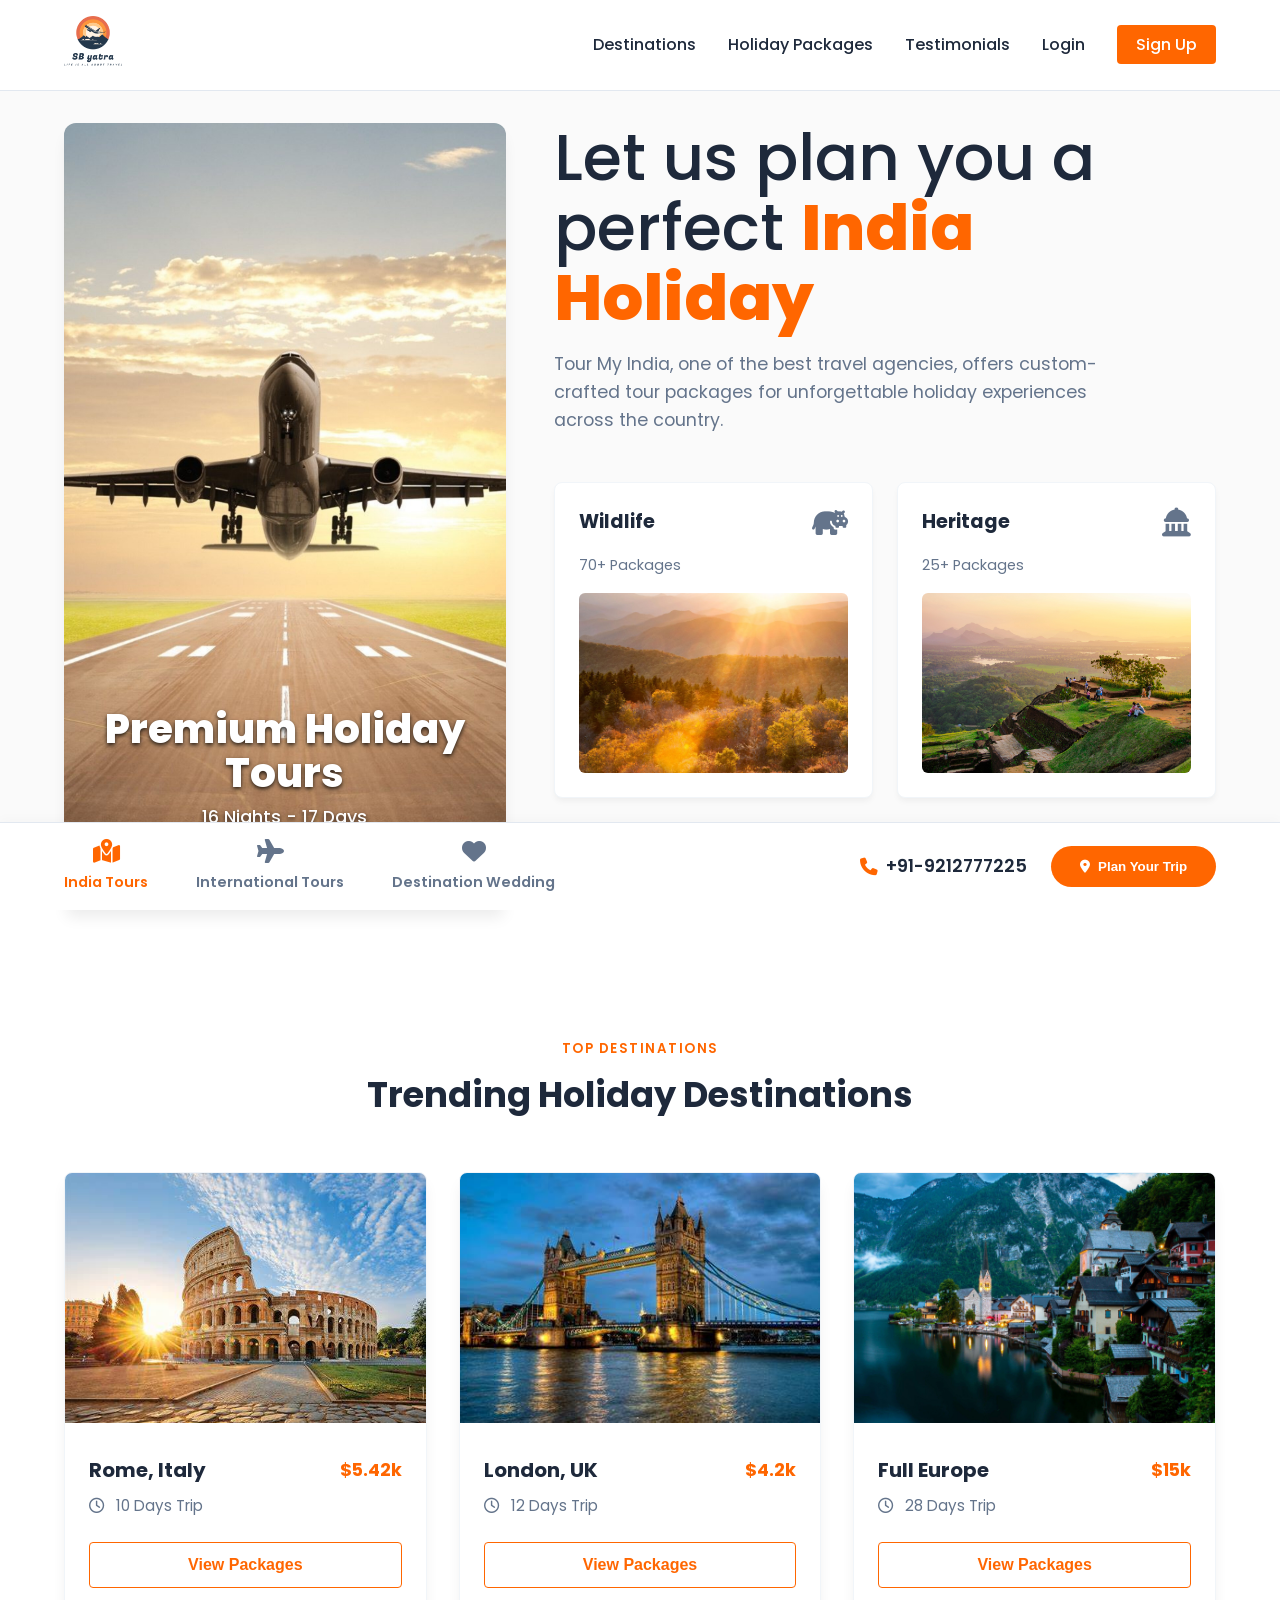
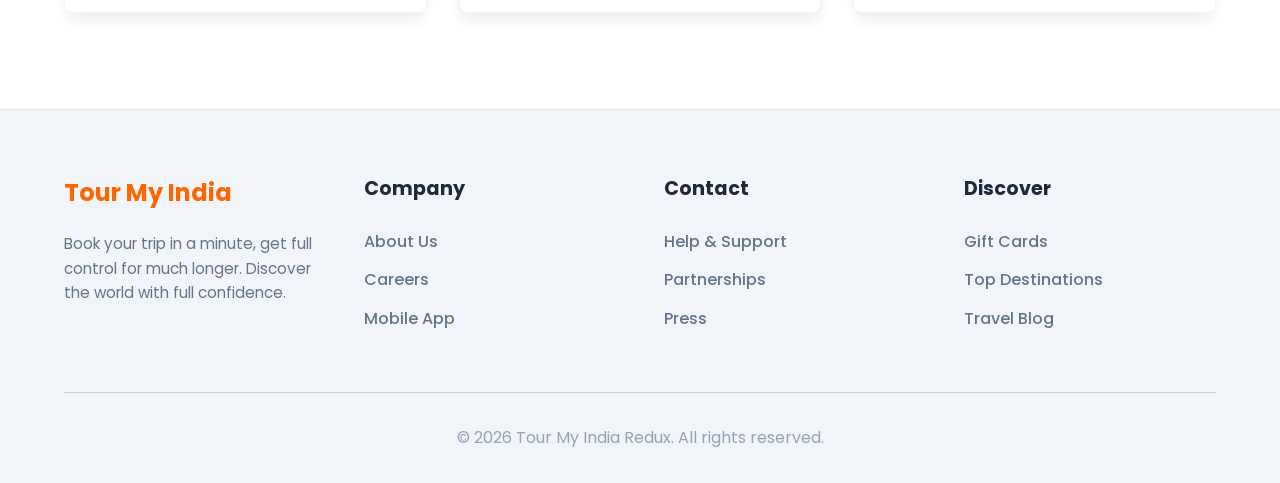
<file: index.html>
<!DOCTYPE html>
<html lang="en">

<head>
  <meta charset="UTF-8" />
  <meta http-equiv="X-UA-Compatible" content="IE=edge" />
  <meta name="viewport" content="width=device-width, initial-scale=1.0" />
  <title>Tour My India | Perfect India Holiday</title>
  
  <!-- Font Awesome -->
  <link rel="stylesheet" href="https://cdnjs.cloudflare.com/ajax/libs/font-awesome/6.4.0/css/all.min.css">
  
  <!-- Google Fonts: Poppins -->
  <link rel="preconnect" href="https://fonts.googleapis.com">
  <link rel="preconnect" href="https://fonts.gstatic.com" crossorigin>
  <link href="https://fonts.googleapis.com/css2?family=Poppins:wght@400;500;600;700;800&display=swap" rel="stylesheet">
  
  <!-- Main Stylesheet -->
  <link rel="stylesheet" href="assets/css/home.css" />
</head>

<body>

  <header>
    <a href="#"><img src="assets/images/logo.png" alt="Tour My India Logo" /></a>
    <nav class="navbar">
      <ul>
        <li><a href="#destinations">Destinations</a></li>
        <li><a href="#services">Holiday Packages</a></li>
        <li><a href="#testimonials">Testimonials</a></li>
        <li><a href="sblogin2.html">Login</a></li>
        <li><a href="sblog.html" class="signup-btn">Sign Up</a></li>
      </ul>
    </nav>
  </header>

  <section class="hero" id="hero">
    
    <!-- Left Feature Image -->
    <div class="hero-image-vertical">
      <img src="assets/images/plane.jpg" alt="Holiday Tour Flight" />
      <div class="overlay-text">
        <h2>Premium Holiday<br>Tours</h2>
        <p>16 Nights - 17 Days</p>
      </div>
    </div>

    <!-- Right Content -->
    <div class="hero-content">
      <h1>Let us plan you a<br>perfect <span>India Holiday</span></h1>
      <p>
        Tour My India, one of the best travel agencies, offers custom-crafted tour packages for unforgettable holiday experiences across the country.
      </p>

      <!-- Mini Services Grid inside Hero -->
      <div class="mini-card-grid">
        <div class="mini-card">
          <div class="card-header">
            <h4>Wildlife</h4>
            <i class="fa-solid fa-hippo"></i>
          </div>
          <p>70+ Packages</p>
          <img src="assets/images/weather.jpg" alt="Wildlife" />
        </div>

        <div class="mini-card">
          <div class="card-header">
            <h4>Heritage</h4>
            <i class="fa-solid fa-landmark-dome"></i>
          </div>
          <p>25+ Packages</p>
          <img src="assets/images/culture.jpg" alt="Heritage" />
        </div>
      </div>
    </div>

    <!-- Bottom Action Bar -->
    <div class="action-bar">
      <div class="action-bar-tabs">
        <a href="#" class="action-tab active">
          <i class="fa-solid fa-map-location-dot"></i>
          <span>India Tours</span>
        </a>
        <a href="#" class="action-tab">
          <i class="fa-solid fa-plane"></i>
          <span>International Tours</span>
        </a>
        <a href="#" class="action-tab">
          <i class="fa-solid fa-heart"></i>
          <span>Destination Wedding</span>
        </a>
      </div>

      <div class="action-cta">
        <div class="phone-number">
          <i class="fa-solid fa-phone"></i>
          +91-9212777225
        </div>
        <button class="plan-trip-btn">
          <i class="fa-solid fa-location-dot"></i>
          Plan Your Trip
        </button>
      </div>
    </div>

  </section>

  <section class="top-selling" id="destinations" style="padding-top: 8rem;">
    <div class="section-title">
      <h5>TOP DESTINATIONS</h5>
      <h3>Trending Holiday Destinations</h3>
    </div>
    <div class="destination-cards">
      
      <div class="destination-card">
        <img src="assets/images/rome.jpg" alt="Rome" />
        <div class="dest-info">
          <h4>Rome, Italy <span>$5.42k</span></h4>
          <p><i class="fa-regular fa-clock" style="margin-right: 8px;"></i> 10 Days Trip</p>
          <button>View Packages</button>
        </div>
      </div>
      
      <div class="destination-card">
        <img src="assets/images/london.jpg" alt="London" />
        <div class="dest-info">
          <h4>London, UK <span>$4.2k</span></h4>
          <p><i class="fa-regular fa-clock" style="margin-right: 8px;"></i> 12 Days Trip</p>
          <button>View Packages</button>
        </div>
      </div>
      
      <div class="destination-card">
        <img src="assets/images/europe.jpg" alt="Full Europe" />
        <div class="dest-info">
          <h4>Full Europe <span>$15k</span></h4>
          <p><i class="fa-regular fa-clock" style="margin-right: 8px;"></i> 28 Days Trip</p>
          <button>View Packages</button>
        </div>
      </div>

    </div>
  </section>

  <footer>
    <div class="footer">
      <div class="footer-col" style="max-width: 300px;">
        <h2 style="margin-bottom: 20px; color: var(--primary-orange);">Tour My India</h2>
        <p style="color: #64748b; font-size: 0.95rem;">Book your trip in a minute, get full control for much longer. Discover the world with full confidence.</p>
      </div>
      <div class="footer-col">
        <h4>Company</h4>
        <ul>
          <li><a href="#">About Us</a></li>
          <li><a href="#">Careers</a></li>
          <li><a href="#">Mobile App</a></li>
        </ul>
      </div>
      <div class="footer-col">
        <h4>Contact</h4>
        <ul>
          <li><a href="#">Help & Support</a></li>
          <li><a href="#">Partnerships</a></li>
          <li><a href="#">Press</a></li>
        </ul>
      </div>
      <div class="footer-col">
        <h4>Discover</h4>
        <ul>
          <li><a href="#">Gift Cards</a></li>
          <li><a href="#">Top Destinations</a></li>
          <li><a href="#">Travel Blog</a></li>
        </ul>
      </div>
    </div>
    <div class="footer-bottom">
      <p>&copy; 2026 Tour My India Redux. All rights reserved.</p>
    </div>
  </footer>

</body>

</html>
</file>
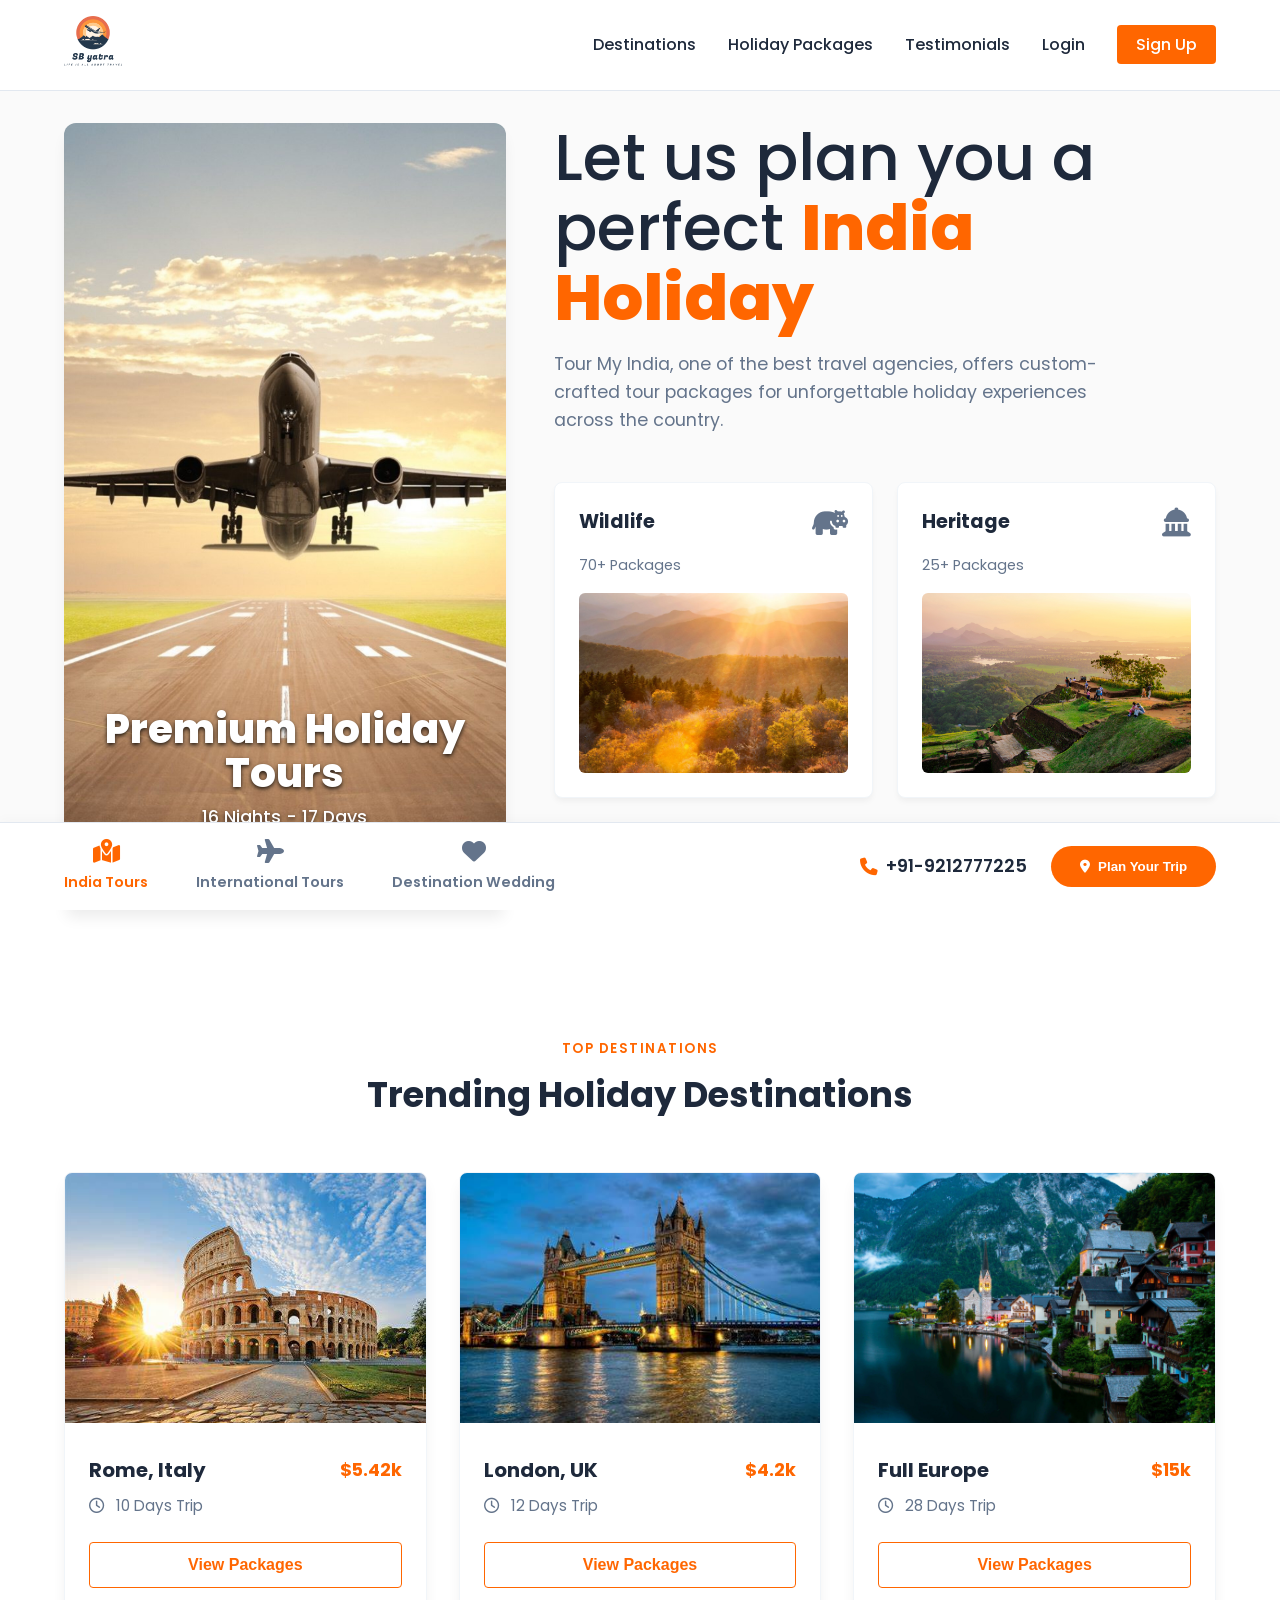
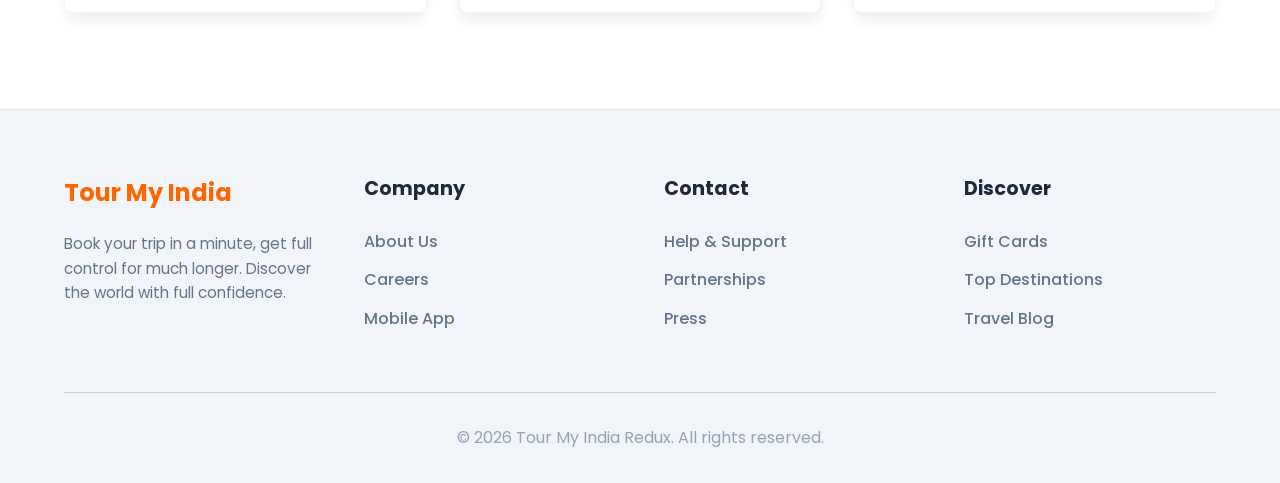
<file: home.html>
<!DOCTYPE html>
<html lang="en">

<head>
  <meta charset="UTF-8" />
  <meta http-equiv="X-UA-Compatible" content="IE=edge" />
  <meta name="viewport" content="width=device-width, initial-scale=1.0" />
  <title>Tour My India | Perfect India Holiday</title>
  
  <!-- Font Awesome -->
  <link rel="stylesheet" href="https://cdnjs.cloudflare.com/ajax/libs/font-awesome/6.4.0/css/all.min.css">
  
  <!-- Google Fonts: Poppins -->
  <link rel="preconnect" href="https://fonts.googleapis.com">
  <link rel="preconnect" href="https://fonts.gstatic.com" crossorigin>
  <link href="https://fonts.googleapis.com/css2?family=Poppins:wght@400;500;600;700;800&display=swap" rel="stylesheet">
  
  <!-- Main Stylesheet -->
  <link rel="stylesheet" href="home.css" />
</head>

<body>

  <header>
    <a href="#"><img src="logo.png" alt="Tour My India Logo" /></a>
    <nav class="navbar">
      <ul>
        <li><a href="#destinations">Destinations</a></li>
        <li><a href="#services">Holiday Packages</a></li>
        <li><a href="#testimonials">Testimonials</a></li>
        <li><a href="sblogin2.html">Login</a></li>
        <li><a href="sblog.html" class="signup-btn">Sign Up</a></li>
      </ul>
    </nav>
  </header>

  <section class="hero" id="hero">
    
    <!-- Left Feature Image -->
    <div class="hero-image-vertical">
      <img src="plane.jpg" alt="Holiday Tour Flight" />
      <div class="overlay-text">
        <h2>Premium Holiday<br>Tours</h2>
        <p>16 Nights - 17 Days</p>
      </div>
    </div>

    <!-- Right Content -->
    <div class="hero-content">
      <h1>Let us plan you a<br>perfect <span>India Holiday</span></h1>
      <p>
        Tour My India, one of the best travel agencies, offers custom-crafted tour packages for unforgettable holiday experiences across the country.
      </p>

      <!-- Mini Services Grid inside Hero -->
      <div class="mini-card-grid">
        <div class="mini-card">
          <div class="card-header">
            <h4>Wildlife</h4>
            <i class="fa-solid fa-hippo"></i>
          </div>
          <p>70+ Packages</p>
          <img src="weather.jpg" alt="Wildlife" />
        </div>

        <div class="mini-card">
          <div class="card-header">
            <h4>Heritage</h4>
            <i class="fa-solid fa-landmark-dome"></i>
          </div>
          <p>25+ Packages</p>
          <img src="culture.jpg" alt="Heritage" />
        </div>
      </div>
    </div>

    <!-- Bottom Action Bar -->
    <div class="action-bar">
      <div class="action-bar-tabs">
        <a href="#" class="action-tab active">
          <i class="fa-solid fa-map-location-dot"></i>
          <span>India Tours</span>
        </a>
        <a href="#" class="action-tab">
          <i class="fa-solid fa-plane"></i>
          <span>International Tours</span>
        </a>
        <a href="#" class="action-tab">
          <i class="fa-solid fa-heart"></i>
          <span>Destination Wedding</span>
        </a>
      </div>

      <div class="action-cta">
        <div class="phone-number">
          <i class="fa-solid fa-phone"></i>
          +91-9212777225
        </div>
        <button class="plan-trip-btn">
          <i class="fa-solid fa-location-dot"></i>
          Plan Your Trip
        </button>
      </div>
    </div>

  </section>

  <section class="top-selling" id="destinations" style="padding-top: 8rem;">
    <div class="section-title">
      <h5>TOP DESTINATIONS</h5>
      <h3>Trending Holiday Destinations</h3>
    </div>
    <div class="destination-cards">
      
      <div class="destination-card">
        <img src="rome.jpg" alt="Rome" />
        <div class="dest-info">
          <h4>Rome, Italy <span>$5.42k</span></h4>
          <p><i class="fa-regular fa-clock" style="margin-right: 8px;"></i> 10 Days Trip</p>
          <button>View Packages</button>
        </div>
      </div>
      
      <div class="destination-card">
        <img src="london.jpg" alt="London" />
        <div class="dest-info">
          <h4>London, UK <span>$4.2k</span></h4>
          <p><i class="fa-regular fa-clock" style="margin-right: 8px;"></i> 12 Days Trip</p>
          <button>View Packages</button>
        </div>
      </div>
      
      <div class="destination-card">
        <img src="europe.jpg" alt="Full Europe" />
        <div class="dest-info">
          <h4>Full Europe <span>$15k</span></h4>
          <p><i class="fa-regular fa-clock" style="margin-right: 8px;"></i> 28 Days Trip</p>
          <button>View Packages</button>
        </div>
      </div>

    </div>
  </section>

  <footer>
    <div class="footer">
      <div class="footer-col" style="max-width: 300px;">
        <h2 style="margin-bottom: 20px; color: var(--primary-orange);">Tour My India</h2>
        <p style="color: #64748b; font-size: 0.95rem;">Book your trip in a minute, get full control for much longer. Discover the world with full confidence.</p>
      </div>
      <div class="footer-col">
        <h4>Company</h4>
        <ul>
          <li><a href="#">About Us</a></li>
          <li><a href="#">Careers</a></li>
          <li><a href="#">Mobile App</a></li>
        </ul>
      </div>
      <div class="footer-col">
        <h4>Contact</h4>
        <ul>
          <li><a href="#">Help & Support</a></li>
          <li><a href="#">Partnerships</a></li>
          <li><a href="#">Press</a></li>
        </ul>
      </div>
      <div class="footer-col">
        <h4>Discover</h4>
        <ul>
          <li><a href="#">Gift Cards</a></li>
          <li><a href="#">Top Destinations</a></li>
          <li><a href="#">Travel Blog</a></li>
        </ul>
      </div>
    </div>
    <div class="footer-bottom">
      <p>&copy; 2026 Tour My India Redux. All rights reserved.</p>
    </div>
  </footer>

</body>

</html>
</file>
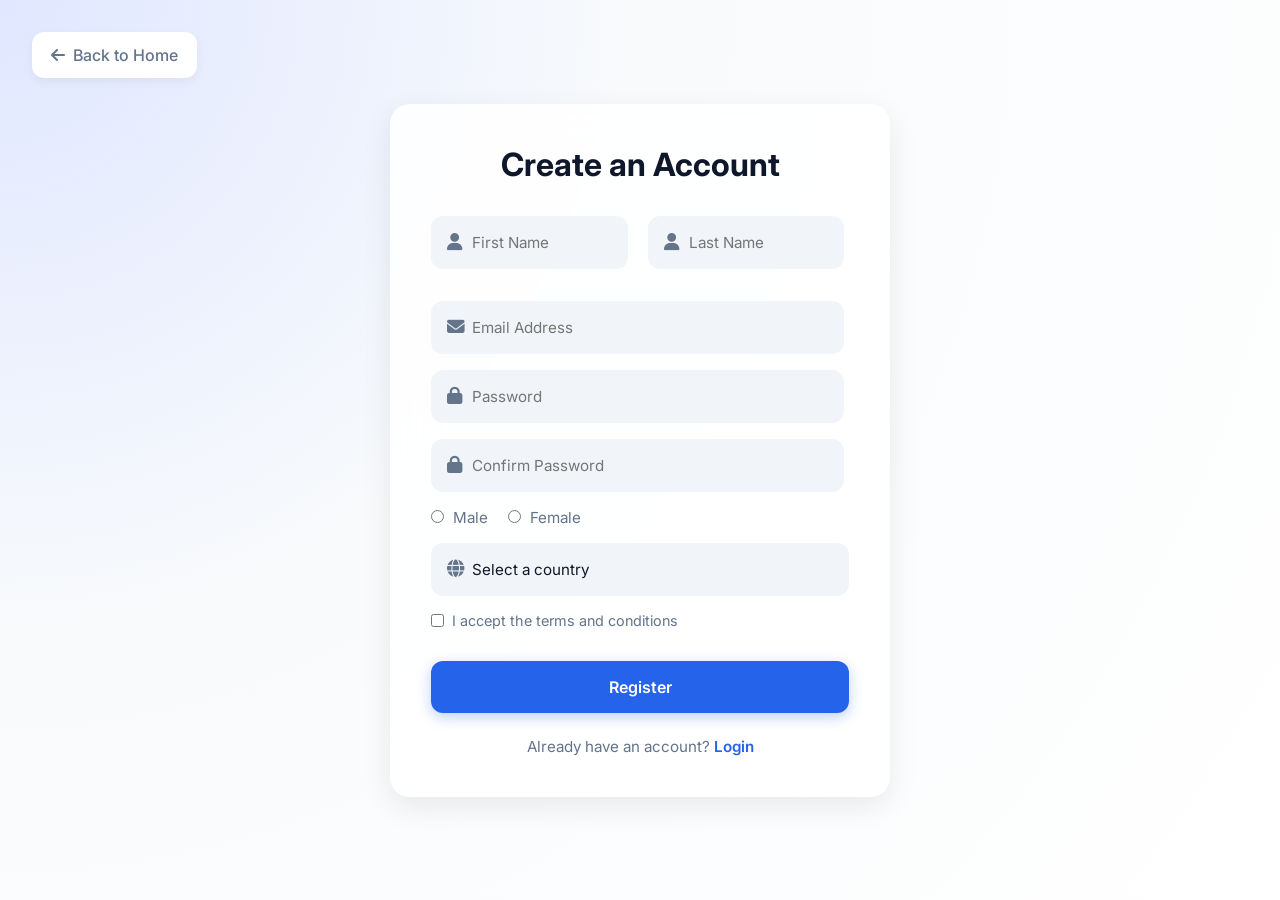
<file: sblog.html>
<!DOCTYPE html>
<html lang="en">
<head>
  <meta charset="UTF-8">
  <meta name="viewport" content="width=device-width, initial-scale=1.0">
  <title>Register - SB Travel</title>
  <link rel="stylesheet" href="assets/css/sbreg.css">
  <link rel="stylesheet" href="https://cdnjs.cloudflare.com/ajax/libs/font-awesome/6.4.0/css/all.min.css">
</head>
<body>

  <a href="index.html" class="back-btn">
    <i class="fa-solid fa-arrow-left"></i> Back to Home
  </a>

  <div class="wrapper">
    <div class="form-box register">
      <h2>Create an Account</h2>
      <form action="sblogin2.html" name="myform" onsubmit="return validateForm()">
        
        <div class="input-row">
          <div class="input-box" style="margin-top:0;">
            <i class="fa-solid fa-user icon"></i>
            <input type="text" placeholder="First Name" class="fname" id="fname" name="fname" required>
            <div class="formerror" id="fname-error"></div>
          </div>
          <div class="input-box" style="margin-top:0;">
            <i class="fa-solid fa-user icon"></i>
            <input type="text" placeholder="Last Name" class="fname" id="lname" name="lname" required>
            <div class="formerror" id="lname-error"></div>
          </div>
        </div>

        <div class="input-box">
          <i class="fa-solid fa-envelope icon"></i>
          <input type="email" placeholder="Email Address" class="email" id="email" name="email" required>
          <div class="formerror" id="email-error"></div>
        </div>

        <div class="input-box">
          <i class="fa-solid fa-lock icon"></i>
          <input type="password" placeholder="Password" class="password" id="password" name="password" required>
          <div class="formerror" id="password-error"></div>
        </div>

        <div class="input-box">
          <i class="fa-solid fa-lock icon"></i>
          <input type="password" placeholder="Confirm Password" class="password" id="cpassword" name="cpassword" required>
          <div class="formerror" id="cpassword-error"></div>
        </div>

        <div class="radio-group">
          <label><input type="radio" name="gender" value="male" required> Male</label>
          <label><input type="radio" name="gender" value="female" required> Female</label>
        </div>

        <div class="input-box">
          <i class="fa-solid fa-globe icon"></i>
          <select class="country" id="country" name="country" required>
            <option value="" disabled selected>Select a country</option>
            <option value="India">India</option>
            <option value="America">America</option>
            <option value="South Africa">South Africa</option>
            <option value="Japan">Japan</option>
            <option value="Russia">Russia</option>
            <option value="Other">Other</option>
          </select>
        </div>

        <div class="check-group">
          <input type="checkbox" id="terms" name="terms" required>
          <label for="terms">I accept the terms and conditions</label>
        </div>

        <button type="submit" class="btn">Register</button>

        <div class="login-register">
          <p>Already have an account? <a href="sblogin2.html" class="register-link">Login</a></p>
        </div>
      </form>
    </div>
  </div>

  <script src="assets/js/sbreg.js"></script>
</body>
</html>
</file>
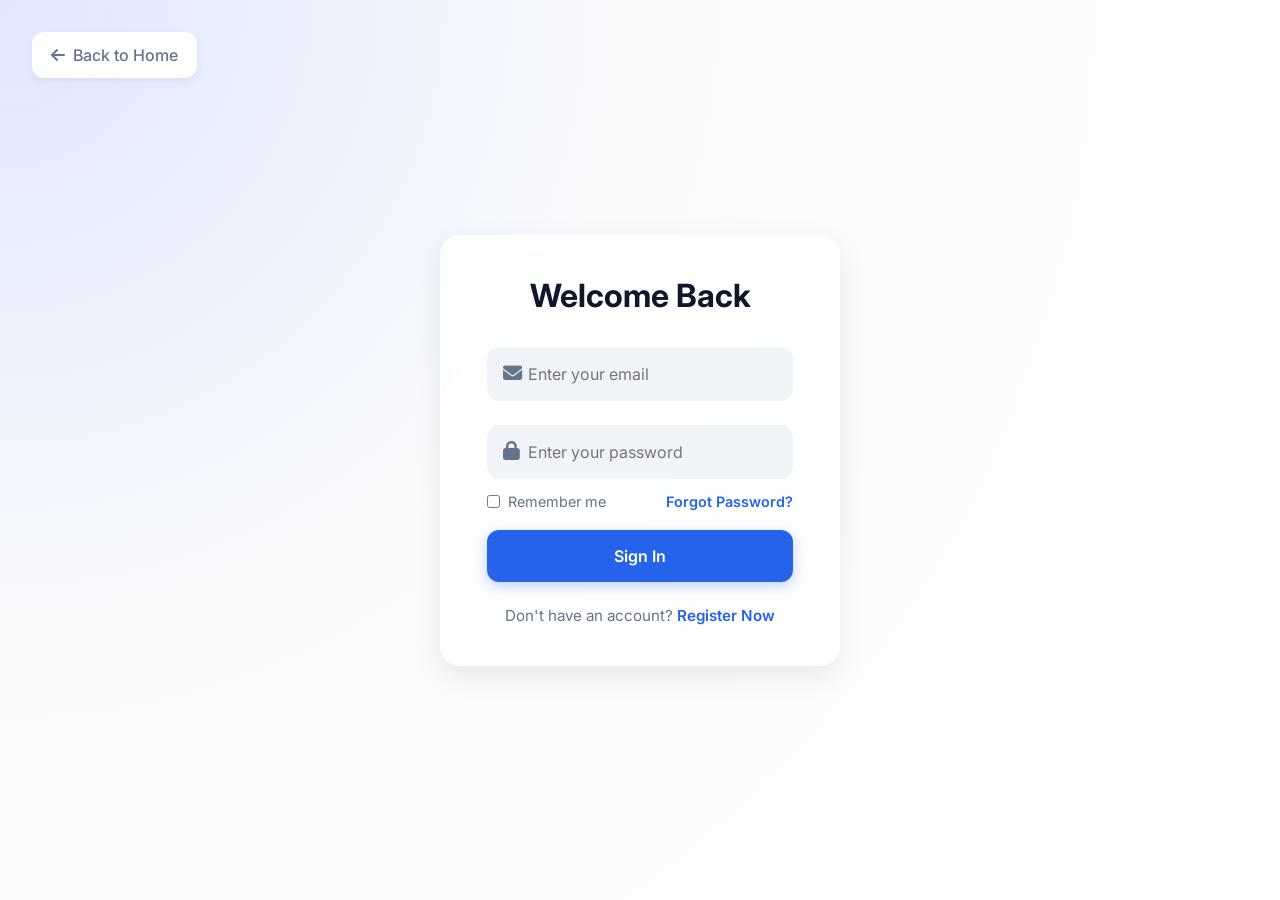
<file: sblogin2.html>
<!DOCTYPE html>
<html lang="en">
<head>
  <meta charset="UTF-8">
  <meta name="viewport" content="width=device-width, initial-scale=1.0">
  <title>Login - SB Travel</title>
  <link rel="stylesheet" href="assets/css/sblogin.css">
  <link rel="stylesheet" href="https://cdnjs.cloudflare.com/ajax/libs/font-awesome/6.4.0/css/all.min.css">
</head>
<body>

  <a href="index.html" class="back-btn">
    <i class="fa-solid fa-arrow-left"></i> Back to Home
  </a>

  <div class="wrapper">
    <div class="form-box login">
      <h2>Welcome Back</h2>
      <form action="index.html">
        <div class="input-box">
          <i class="fa-solid fa-envelope icon"></i>
          <input type="email" name="email" id="email" placeholder="Enter your email" required>
        </div>
        <div class="input-box">
          <i class="fa-solid fa-lock icon"></i>
          <input type="password" name="password" id="password" placeholder="Enter your password" required>
        </div>
        <div class="remember-forgot">
          <label><input type="checkbox"> Remember me</label>
          <a href="#">Forgot Password?</a>
        </div>
        <button type="submit" class="btn">Sign In</button>
        <div class="login-register">
          <p>Don't have an account? <a href="sblog.html" class="register-link">Register Now</a></p>
        </div>
      </form>
    </div>
  </div>

</body>
</html>
</file>
<file: assets/css/home.css>
/* Tour My India Inspired Theme */

@import url('https://fonts.googleapis.com/css2?family=Poppins:wght@400;500;600;700;800&display=swap');

:root {
  --primary-orange: #ff6600;
  --secondary-orange: #e65c00;
  --text-dark: #1e293b;
  --text-muted: #64748b;
  --bg-light: #fafafa;
  --bg-white: #ffffff;
  --font-family: 'Poppins', sans-serif;
  --shadow-sm: 0 4px 6px -1px rgba(0, 0, 0, 0.05);
  --shadow-md: 0 10px 15px -3px rgba(0, 0, 0, 0.08);
  --shadow-lg: 0 20px 25px -5px rgba(0, 0, 0, 0.1);
  --transition: all 0.3s ease;
}

* {
  margin: 0;
  padding: 0;
  box-sizing: border-box;
}

body {
  font-family: var(--font-family);
  background-color: var(--bg-light);
  color: var(--text-dark);
  line-height: 1.6;
  overflow-x: hidden;
}

a {
  text-decoration: none;
  color: inherit;
  transition: var(--transition);
}

ul {
  list-style: none;
}

/* Header Navbar */
header {
  background-color: var(--bg-white);
  display: flex;
  justify-content: space-between;
  align-items: center;
  padding: 1rem 5%;
  border-bottom: 1px solid #e2e8f0;
  position: sticky;
  top: 0;
  z-index: 1000;
}

header img {
  height: 50px;
  object-fit: contain;
}

.navbar ul {
  display: flex;
  align-items: center;
  gap: 2rem;
}

.navbar a {
  font-weight: 500;
  color: var(--text-dark);
}

.navbar a:hover {
  color: var(--primary-orange);
}

/* Signup button styled as an outline/text button to keep focus on main CTAs later */
.signup-btn {
  background-color: var(--primary-orange);
  color: #fff !important;
  padding: 0.5rem 1.2rem;
  border-radius: 4px;
}

.signup-btn:hover {
  background-color: var(--secondary-orange);
}

/* Split Hero Section */
.hero {
  display: grid;
  grid-template-columns: 1.2fr 1.8fr;
  min-height: 85vh;
  background-color: var(--bg-light);
  padding: 2rem 5% 0;
  position: relative;
  gap: 3rem;
}

/* Left: Vertical Banner Image */
.hero-image-vertical {
  position: relative;
  height: 100%;
  border-radius: 12px 12px 0 0;
  overflow: hidden;
  box-shadow: var(--shadow-md);
  min-height: 500px;
}

.hero-image-vertical img {
  width: 100%;
  height: 100%;
  object-fit: cover;
}

.hero-image-vertical .overlay-text {
  position: absolute;
  bottom: 10%;
  left: 5%;
  right: 5%;
  color: white;
  text-align: center;
  text-shadow: 0 2px 4px rgba(0,0,0,0.8);
}

.hero-image-vertical h2 {
  font-size: 2.5rem;
  font-weight: 800;
  line-height: 1.1;
  margin-bottom: 0.5rem;
}

.hero-image-vertical p {
  font-size: 1.1rem;
  font-weight: 500;
}

/* Right: Typography and Carousels */
.hero-content {
  display: flex;
  flex-direction: column;
  justify-content: center;
  padding-bottom: 5rem;
}

.hero-content h1 {
  font-size: 4rem;
  font-weight: 500;
  color: var(--text-dark);
  line-height: 1.1;
  margin-bottom: 1rem;
}

.hero-content h1 span {
  font-weight: 800;
  color: var(--primary-orange);
}

.hero-content > p {
  color: var(--text-muted);
  font-size: 1.1rem;
  max-width: 90%;
  margin-bottom: 3rem;
}

/* Mini Card Grid (Services mimicking the Tour Packages) */
.mini-card-grid {
  display: flex;
  gap: 1.5rem;
  margin-bottom: 2rem;
}

.mini-card {
  background: var(--bg-white);
  border-radius: 8px;
  padding: 1.5rem;
  flex: 1;
  box-shadow: var(--shadow-sm);
  display: flex;
  flex-direction: column;
  border: 1px solid #f1f5f9;
  transition: var(--transition);
}

.mini-card:hover {
  transform: translateY(-5px);
  box-shadow: var(--shadow-md);
}

.card-header {
  display: flex;
  justify-content: space-between;
  align-items: center;
  margin-bottom: 1rem;
}

.card-header h4 {
  font-size: 1.2rem;
  font-weight: 700;
  color: var(--text-dark);
}

.card-header i {
  font-size: 1.8rem;
  color: var(--text-muted);
}

.mini-card p {
  font-size: 0.9rem;
  color: var(--text-muted);
  margin-bottom: 1rem;
}

.mini-card img {
  width: 100%;
  height: 180px;
  object-fit: cover;
  border-radius: 6px;
}

/* Sticky Action Bar at bottom of Hero */
.action-bar {
  position: absolute;
  bottom: 0;
  left: 0;
  right: 0;
  background: var(--bg-white);
  padding: 1rem 5%;
  display: flex;
  justify-content: space-between;
  align-items: center;
  border-top: 1px solid #e2e8f0;
  box-shadow: 0 -4px 10px rgba(0,0,0,0.02);
}

.action-bar-tabs {
  display: flex;
  gap: 3rem;
}

.action-tab {
  display: flex;
  flex-direction: column;
  align-items: center;
  color: var(--text-muted);
  font-size: 0.9rem;
  font-weight: 600;
  gap: 0.5rem;
  transition: var(--transition);
}

.action-tab i {
  font-size: 1.5rem;
}

.action-tab:hover, .action-tab.active {
  color: var(--primary-orange);
}

.action-cta {
  display: flex;
  align-items: center;
  gap: 1.5rem;
}

.phone-number {
  color: var(--text-dark);
  font-weight: 600;
  font-size: 1.1rem;
  display: flex;
  align-items: center;
  gap: 0.5rem;
}

.phone-number i {
  color: var(--primary-orange);
}

.plan-trip-btn {
  background-color: var(--primary-orange);
  color: white;
  padding: 0.8rem 1.8rem;
  border-radius: 999px;
  font-weight: 700;
  display: flex;
  align-items: center;
  gap: 0.5rem;
  border: none;
  cursor: pointer;
}

.plan-trip-btn:hover {
  background-color: var(--secondary-orange);
}

/* Section Wrapper */
.section-title {
  text-align: center;
  margin-bottom: 3rem;
}

.section-title h5 {
  color: var(--primary-orange);
  font-weight: 600;
  letter-spacing: 1.5px;
  text-transform: uppercase;
  margin-bottom: 0.5rem;
}

.section-title h3 {
  font-size: 2.2rem;
  font-weight: 700;
}

/* Destinations Grid */
.top-selling {
  padding: 6rem 5%;
  background-color: var(--bg-white);
}

.destination-cards {
  display: grid;
  grid-template-columns: repeat(auto-fit, minmax(300px, 1fr));
  gap: 2rem;
}

.destination-card {
  background: var(--bg-white);
  border-radius: 8px;
  overflow: hidden;
  box-shadow: var(--shadow-md);
  transition: var(--transition);
  border: 1px solid #f1f5f9;
}

.destination-card:hover {
  transform: translateY(-5px);
  box-shadow: var(--shadow-lg);
}

.destination-card img {
  width: 100%;
  height: 250px;
  object-fit: cover;
}

.dest-info {
  padding: 1.5rem;
}

.destination-card h4 {
  display: flex;
  justify-content: space-between;
  align-items: center;
  font-size: 1.25rem;
  margin-bottom: 0.5rem;
  color: var(--text-dark);
  font-weight: 700;
}

.destination-card h4 span {
  color: var(--primary-orange);
  font-size: 1.1rem;
}

.destination-card p {
  color: var(--text-muted);
  margin-bottom: 1.5rem;
  font-size: 0.95rem;
}

.dest-info button {
  width: 100%;
  padding: 0.8rem;
  background-color: transparent;
  color: var(--primary-orange);
  border: 1px solid var(--primary-orange);
  border-radius: 4px;
  font-weight: 600;
  font-size: 1rem;
  cursor: pointer;
  transition: var(--transition);
}

.dest-info button:hover {
  background-color: var(--primary-orange);
  color: white;
}

/* Footer */
footer {
  background-color: #f1f5f9;
  color: var(--text-dark);
  padding: 4rem 5% 2rem;
  border-top: 1px solid #e2e8f0;
}

.footer {
  display: grid;
  grid-template-columns: repeat(auto-fit, minmax(200px, 1fr));
  gap: 3rem;
  margin-bottom: 3rem;
}

.footer-col h4 {
  font-size: 1.2rem;
  font-weight: 700;
  margin-bottom: 1.5rem;
  color: var(--text-dark);
}

.footer-col li {
  margin-bottom: 0.8rem;
}

.footer-col a {
  color: var(--text-muted);
  font-weight: 500;
}

.footer-col a:hover {
  color: var(--primary-orange);
}

.footer-bottom {
  text-align: center;
  padding-top: 2rem;
  border-top: 1px solid #cbd5e1;
  color: #94a3b8;
}

@media (max-width: 1024px) {
  .hero {
    grid-template-columns: 1fr;
  }
  .hero-image-vertical {
    min-height: 400px;
  }
  .action-bar {
    position: relative;
    flex-direction: column;
    gap: 1.5rem;
    padding: 1.5rem 5%;
  }
}
</file>
<file: home.css>
/* Tour My India Inspired Theme */

@import url('https://fonts.googleapis.com/css2?family=Poppins:wght@400;500;600;700;800&display=swap');

:root {
  --primary-orange: #ff6600;
  --secondary-orange: #e65c00;
  --text-dark: #1e293b;
  --text-muted: #64748b;
  --bg-light: #fafafa;
  --bg-white: #ffffff;
  --font-family: 'Poppins', sans-serif;
  --shadow-sm: 0 4px 6px -1px rgba(0, 0, 0, 0.05);
  --shadow-md: 0 10px 15px -3px rgba(0, 0, 0, 0.08);
  --shadow-lg: 0 20px 25px -5px rgba(0, 0, 0, 0.1);
  --transition: all 0.3s ease;
}

* {
  margin: 0;
  padding: 0;
  box-sizing: border-box;
}

body {
  font-family: var(--font-family);
  background-color: var(--bg-light);
  color: var(--text-dark);
  line-height: 1.6;
  overflow-x: hidden;
}

a {
  text-decoration: none;
  color: inherit;
  transition: var(--transition);
}

ul {
  list-style: none;
}

/* Header Navbar */
header {
  background-color: var(--bg-white);
  display: flex;
  justify-content: space-between;
  align-items: center;
  padding: 1rem 5%;
  border-bottom: 1px solid #e2e8f0;
  position: sticky;
  top: 0;
  z-index: 1000;
}

header img {
  height: 50px;
  object-fit: contain;
}

.navbar ul {
  display: flex;
  align-items: center;
  gap: 2rem;
}

.navbar a {
  font-weight: 500;
  color: var(--text-dark);
}

.navbar a:hover {
  color: var(--primary-orange);
}

/* Signup button styled as an outline/text button to keep focus on main CTAs later */
.signup-btn {
  background-color: var(--primary-orange);
  color: #fff !important;
  padding: 0.5rem 1.2rem;
  border-radius: 4px;
}

.signup-btn:hover {
  background-color: var(--secondary-orange);
}

/* Split Hero Section */
.hero {
  display: grid;
  grid-template-columns: 1.2fr 1.8fr;
  min-height: 85vh;
  background-color: var(--bg-light);
  padding: 2rem 5% 0;
  position: relative;
  gap: 3rem;
}

/* Left: Vertical Banner Image */
.hero-image-vertical {
  position: relative;
  height: 100%;
  border-radius: 12px 12px 0 0;
  overflow: hidden;
  box-shadow: var(--shadow-md);
  min-height: 500px;
}

.hero-image-vertical img {
  width: 100%;
  height: 100%;
  object-fit: cover;
}

.hero-image-vertical .overlay-text {
  position: absolute;
  bottom: 10%;
  left: 5%;
  right: 5%;
  color: white;
  text-align: center;
  text-shadow: 0 2px 4px rgba(0,0,0,0.8);
}

.hero-image-vertical h2 {
  font-size: 2.5rem;
  font-weight: 800;
  line-height: 1.1;
  margin-bottom: 0.5rem;
}

.hero-image-vertical p {
  font-size: 1.1rem;
  font-weight: 500;
}

/* Right: Typography and Carousels */
.hero-content {
  display: flex;
  flex-direction: column;
  justify-content: center;
  padding-bottom: 5rem;
}

.hero-content h1 {
  font-size: 4rem;
  font-weight: 500;
  color: var(--text-dark);
  line-height: 1.1;
  margin-bottom: 1rem;
}

.hero-content h1 span {
  font-weight: 800;
  color: var(--primary-orange);
}

.hero-content > p {
  color: var(--text-muted);
  font-size: 1.1rem;
  max-width: 90%;
  margin-bottom: 3rem;
}

/* Mini Card Grid (Services mimicking the Tour Packages) */
.mini-card-grid {
  display: flex;
  gap: 1.5rem;
  margin-bottom: 2rem;
}

.mini-card {
  background: var(--bg-white);
  border-radius: 8px;
  padding: 1.5rem;
  flex: 1;
  box-shadow: var(--shadow-sm);
  display: flex;
  flex-direction: column;
  border: 1px solid #f1f5f9;
  transition: var(--transition);
}

.mini-card:hover {
  transform: translateY(-5px);
  box-shadow: var(--shadow-md);
}

.card-header {
  display: flex;
  justify-content: space-between;
  align-items: center;
  margin-bottom: 1rem;
}

.card-header h4 {
  font-size: 1.2rem;
  font-weight: 700;
  color: var(--text-dark);
}

.card-header i {
  font-size: 1.8rem;
  color: var(--text-muted);
}

.mini-card p {
  font-size: 0.9rem;
  color: var(--text-muted);
  margin-bottom: 1rem;
}

.mini-card img {
  width: 100%;
  height: 180px;
  object-fit: cover;
  border-radius: 6px;
}

/* Sticky Action Bar at bottom of Hero */
.action-bar {
  position: absolute;
  bottom: 0;
  left: 0;
  right: 0;
  background: var(--bg-white);
  padding: 1rem 5%;
  display: flex;
  justify-content: space-between;
  align-items: center;
  border-top: 1px solid #e2e8f0;
  box-shadow: 0 -4px 10px rgba(0,0,0,0.02);
}

.action-bar-tabs {
  display: flex;
  gap: 3rem;
}

.action-tab {
  display: flex;
  flex-direction: column;
  align-items: center;
  color: var(--text-muted);
  font-size: 0.9rem;
  font-weight: 600;
  gap: 0.5rem;
  transition: var(--transition);
}

.action-tab i {
  font-size: 1.5rem;
}

.action-tab:hover, .action-tab.active {
  color: var(--primary-orange);
}

.action-cta {
  display: flex;
  align-items: center;
  gap: 1.5rem;
}

.phone-number {
  color: var(--text-dark);
  font-weight: 600;
  font-size: 1.1rem;
  display: flex;
  align-items: center;
  gap: 0.5rem;
}

.phone-number i {
  color: var(--primary-orange);
}

.plan-trip-btn {
  background-color: var(--primary-orange);
  color: white;
  padding: 0.8rem 1.8rem;
  border-radius: 999px;
  font-weight: 700;
  display: flex;
  align-items: center;
  gap: 0.5rem;
  border: none;
  cursor: pointer;
}

.plan-trip-btn:hover {
  background-color: var(--secondary-orange);
}

/* Section Wrapper */
.section-title {
  text-align: center;
  margin-bottom: 3rem;
}

.section-title h5 {
  color: var(--primary-orange);
  font-weight: 600;
  letter-spacing: 1.5px;
  text-transform: uppercase;
  margin-bottom: 0.5rem;
}

.section-title h3 {
  font-size: 2.2rem;
  font-weight: 700;
}

/* Destinations Grid */
.top-selling {
  padding: 6rem 5%;
  background-color: var(--bg-white);
}

.destination-cards {
  display: grid;
  grid-template-columns: repeat(auto-fit, minmax(300px, 1fr));
  gap: 2rem;
}

.destination-card {
  background: var(--bg-white);
  border-radius: 8px;
  overflow: hidden;
  box-shadow: var(--shadow-md);
  transition: var(--transition);
  border: 1px solid #f1f5f9;
}

.destination-card:hover {
  transform: translateY(-5px);
  box-shadow: var(--shadow-lg);
}

.destination-card img {
  width: 100%;
  height: 250px;
  object-fit: cover;
}

.dest-info {
  padding: 1.5rem;
}

.destination-card h4 {
  display: flex;
  justify-content: space-between;
  align-items: center;
  font-size: 1.25rem;
  margin-bottom: 0.5rem;
  color: var(--text-dark);
  font-weight: 700;
}

.destination-card h4 span {
  color: var(--primary-orange);
  font-size: 1.1rem;
}

.destination-card p {
  color: var(--text-muted);
  margin-bottom: 1.5rem;
  font-size: 0.95rem;
}

.dest-info button {
  width: 100%;
  padding: 0.8rem;
  background-color: transparent;
  color: var(--primary-orange);
  border: 1px solid var(--primary-orange);
  border-radius: 4px;
  font-weight: 600;
  font-size: 1rem;
  cursor: pointer;
  transition: var(--transition);
}

.dest-info button:hover {
  background-color: var(--primary-orange);
  color: white;
}

/* Footer */
footer {
  background-color: #f1f5f9;
  color: var(--text-dark);
  padding: 4rem 5% 2rem;
  border-top: 1px solid #e2e8f0;
}

.footer {
  display: grid;
  grid-template-columns: repeat(auto-fit, minmax(200px, 1fr));
  gap: 3rem;
  margin-bottom: 3rem;
}

.footer-col h4 {
  font-size: 1.2rem;
  font-weight: 700;
  margin-bottom: 1.5rem;
  color: var(--text-dark);
}

.footer-col li {
  margin-bottom: 0.8rem;
}

.footer-col a {
  color: var(--text-muted);
  font-weight: 500;
}

.footer-col a:hover {
  color: var(--primary-orange);
}

.footer-bottom {
  text-align: center;
  padding-top: 2rem;
  border-top: 1px solid #cbd5e1;
  color: #94a3b8;
}

@media (max-width: 1024px) {
  .hero {
    grid-template-columns: 1fr;
  }
  .hero-image-vertical {
    min-height: 400px;
  }
  .action-bar {
    position: relative;
    flex-direction: column;
    gap: 1.5rem;
    padding: 1.5rem 5%;
  }
}
</file>
<file: assets/css/sbreg.css>
@import url('https://fonts.googleapis.com/css2?family=Inter:wght@400;500;600;700;800&display=swap');

* {
  margin: 0;
  padding: 0;
  box-sizing: border-box;
  font-family: 'Inter', sans-serif;
}

body {
  display: flex;
  justify-content: center;
  align-items: center;
  min-height: 100vh;
  background: radial-gradient(circle at top left, #e0e7ff 0%, #f8fafc 40%, #fff 100%);
  padding: 2rem;
}

.wrapper {
  position: relative;
  width: 500px;
  background: rgba(255, 255, 255, 0.85);
  backdrop-filter: blur(20px);
  -webkit-backdrop-filter: blur(20px);
  border: 1px solid rgba(255, 255, 255, 0.4);
  border-radius: 20px;
  box-shadow: 0 10px 30px rgba(0, 0, 0, 0.08);
  padding: 2.5rem;
}

.form-box h2 {
  font-size: 2rem;
  color: #0f172a;
  text-align: center;
  margin-bottom: 2rem;
  font-weight: 700;
}

.input-row {
  display: flex;
  gap: 15px;
}

.input-box {
  position: relative;
  width: 100%;
  margin: 1rem 0;
  display: flex;
  align-items: center;
}

.input-box input[type="text"],
.input-box input[type="email"],
.input-box input[type="password"],
.input-box select {
  width: 100%;
  padding: 1rem 1rem 1rem 2.5rem;
  background: #f1f5f9;
  border: 1px solid transparent;
  outline: none;
  font-size: 0.95rem;
  color: #0f172a;
  border-radius: 12px;
  transition: all 0.3s ease;
  appearance: none;
}

.input-box input:focus,
.input-box select:focus {
  background: #fff;
  border-color: #2563eb;
  box-shadow: 0 0 0 4px rgba(37, 99, 235, 0.1);
}

.input-box .icon {
  position: absolute;
  left: 1rem;
  color: #64748b;
  font-size: 1.1rem;
  z-index: 10;
}

.radio-group {
  margin: 1rem 0;
  display: flex;
  gap: 20px;
  align-items: center;
  font-size: 0.95rem;
  color: #64748b;
}

.radio-group input {
  margin-right: 5px;
  accent-color: #2563eb;
}

.check-group {
  margin: 1rem 0 2rem;
  display: flex;
  align-items: center;
  gap: 8px;
  font-size: 0.9rem;
  color: #64748b;
}

.check-group input {
  accent-color: #2563eb;
  cursor: pointer;
}

.btn {
  width: 100%;
  padding: 1rem;
  background: #2563eb;
  color: #fff;
  border: none;
  border-radius: 12px;
  cursor: pointer;
  font-size: 1rem;
  font-weight: 600;
  transition: all 0.3s ease;
  box-shadow: 0 4px 14px rgba(37, 99, 235, 0.3);
}

.btn:hover {
  background: #1d4ed8;
  transform: translateY(-2px);
  box-shadow: 0 6px 20px rgba(37, 99, 235, 0.2);
}

.login-register {
  font-size: 0.95rem;
  color: #64748b;
  text-align: center;
  margin-top: 1.5rem;
}

.login-register p a {
  color: #2563eb;
  text-decoration: none;
  font-weight: 600;
}

.login-register p a:hover {
  text-decoration: underline;
}

.formerror {
  color: #ef4444;
  font-size: 0.8rem;
  margin-top: -8px;
  margin-bottom: 8px;
  padding-left: 5px;
}

/* Back to Home Button */
.back-btn {
  position: absolute;
  top: 2rem;
  left: 2rem;
  display: flex;
  align-items: center;
  gap: 8px;
  color: #64748b;
  text-decoration: none;
  font-weight: 500;
  background: white;
  padding: 0.8rem 1.2rem;
  border-radius: 12px;
  box-shadow: 0 4px 10px rgba(0,0,0,0.05);
  transition: all 0.3s;
}

.back-btn:hover {
  color: #2563eb;
  transform: translateX(-5px);
  box-shadow: 0 4px 15px rgba(0,0,0,0.1);
}
</file>
<file: assets/css/sblogin.css>
@import url('https://fonts.googleapis.com/css2?family=Inter:wght@400;500;600;700;800&display=swap');

* {
  margin: 0;
  padding: 0;
  box-sizing: border-box;
  font-family: 'Inter', sans-serif;
}

body {
  display: flex;
  justify-content: center;
  align-items: center;
  min-height: 100vh;
  background: radial-gradient(circle at top left, #e0e7ff 0%, #f8fafc 40%, #fff 100%);
  overflow: hidden;
}

.wrapper {
  position: relative;
  width: 400px;
  background: rgba(255, 255, 255, 0.85);
  backdrop-filter: blur(20px);
  -webkit-backdrop-filter: blur(20px);
  border: 1px solid rgba(255, 255, 255, 0.4);
  border-radius: 20px;
  box-shadow: 0 10px 30px rgba(0, 0, 0, 0.08);
  display: flex;
  justify-content: center;
  align-items: center;
  padding: 2.5rem;
}

.form-box h2 {
  font-size: 2rem;
  color: #0f172a;
  text-align: center;
  margin-bottom: 2rem;
  font-weight: 700;
}

.input-box {
  position: relative;
  width: 100%;
  margin: 1.5rem 0;
  display: flex;
  align-items: center;
}

.input-box input {
  width: 100%;
  padding: 1rem 1rem 1rem 2.5rem;
  background: #f1f5f9;
  border: 1px solid transparent;
  outline: none;
  font-size: 1rem;
  color: #0f172a;
  border-radius: 12px;
  transition: all 0.3s ease;
}

.input-box input:focus {
  background: #fff;
  border-color: #2563eb;
  box-shadow: 0 0 0 4px rgba(37, 99, 235, 0.1);
}

.input-box .icon {
  position: absolute;
  left: 1rem;
  color: #64748b;
  font-size: 1.2rem;
  z-index: 10;
}

.remember-forgot {
  display: flex;
  justify-content: space-between;
  font-size: 0.9rem;
  color: #64748b;
  margin: -10px 0 20px;
}

.remember-forgot label {
  display: flex;
  align-items: center;
  gap: 8px;
  cursor: pointer;
}

.remember-forgot a {
  color: #2563eb;
  text-decoration: none;
  font-weight: 600;
}

.remember-forgot a:hover {
  text-decoration: underline;
}

.btn {
  width: 100%;
  padding: 1rem;
  background: #2563eb;
  color: #fff;
  border: none;
  border-radius: 12px;
  cursor: pointer;
  font-size: 1rem;
  font-weight: 600;
  transition: all 0.3s ease;
  box-shadow: 0 4px 14px rgba(37, 99, 235, 0.3);
}

.btn:hover {
  background: #1d4ed8;
  transform: translateY(-2px);
  box-shadow: 0 6px 20px rgba(37, 99, 235, 0.2);
}

.login-register {
  font-size: 0.95rem;
  color: #64748b;
  text-align: center;
  margin-top: 1.5rem;
}

.login-register p a {
  color: #2563eb;
  text-decoration: none;
  font-weight: 600;
}

.login-register p a:hover {
  text-decoration: underline;
}

/* Back to Home Button */
.back-btn {
  position: absolute;
  top: 2rem;
  left: 2rem;
  display: flex;
  align-items: center;
  gap: 8px;
  color: #64748b;
  text-decoration: none;
  font-weight: 500;
  background: white;
  padding: 0.8rem 1.2rem;
  border-radius: 12px;
  box-shadow: 0 4px 10px rgba(0,0,0,0.05);
  transition: all 0.3s;
}

.back-btn:hover {
  color: #2563eb;
  transform: translateX(-5px);
  box-shadow: 0 4px 15px rgba(0,0,0,0.1);
}
</file>
